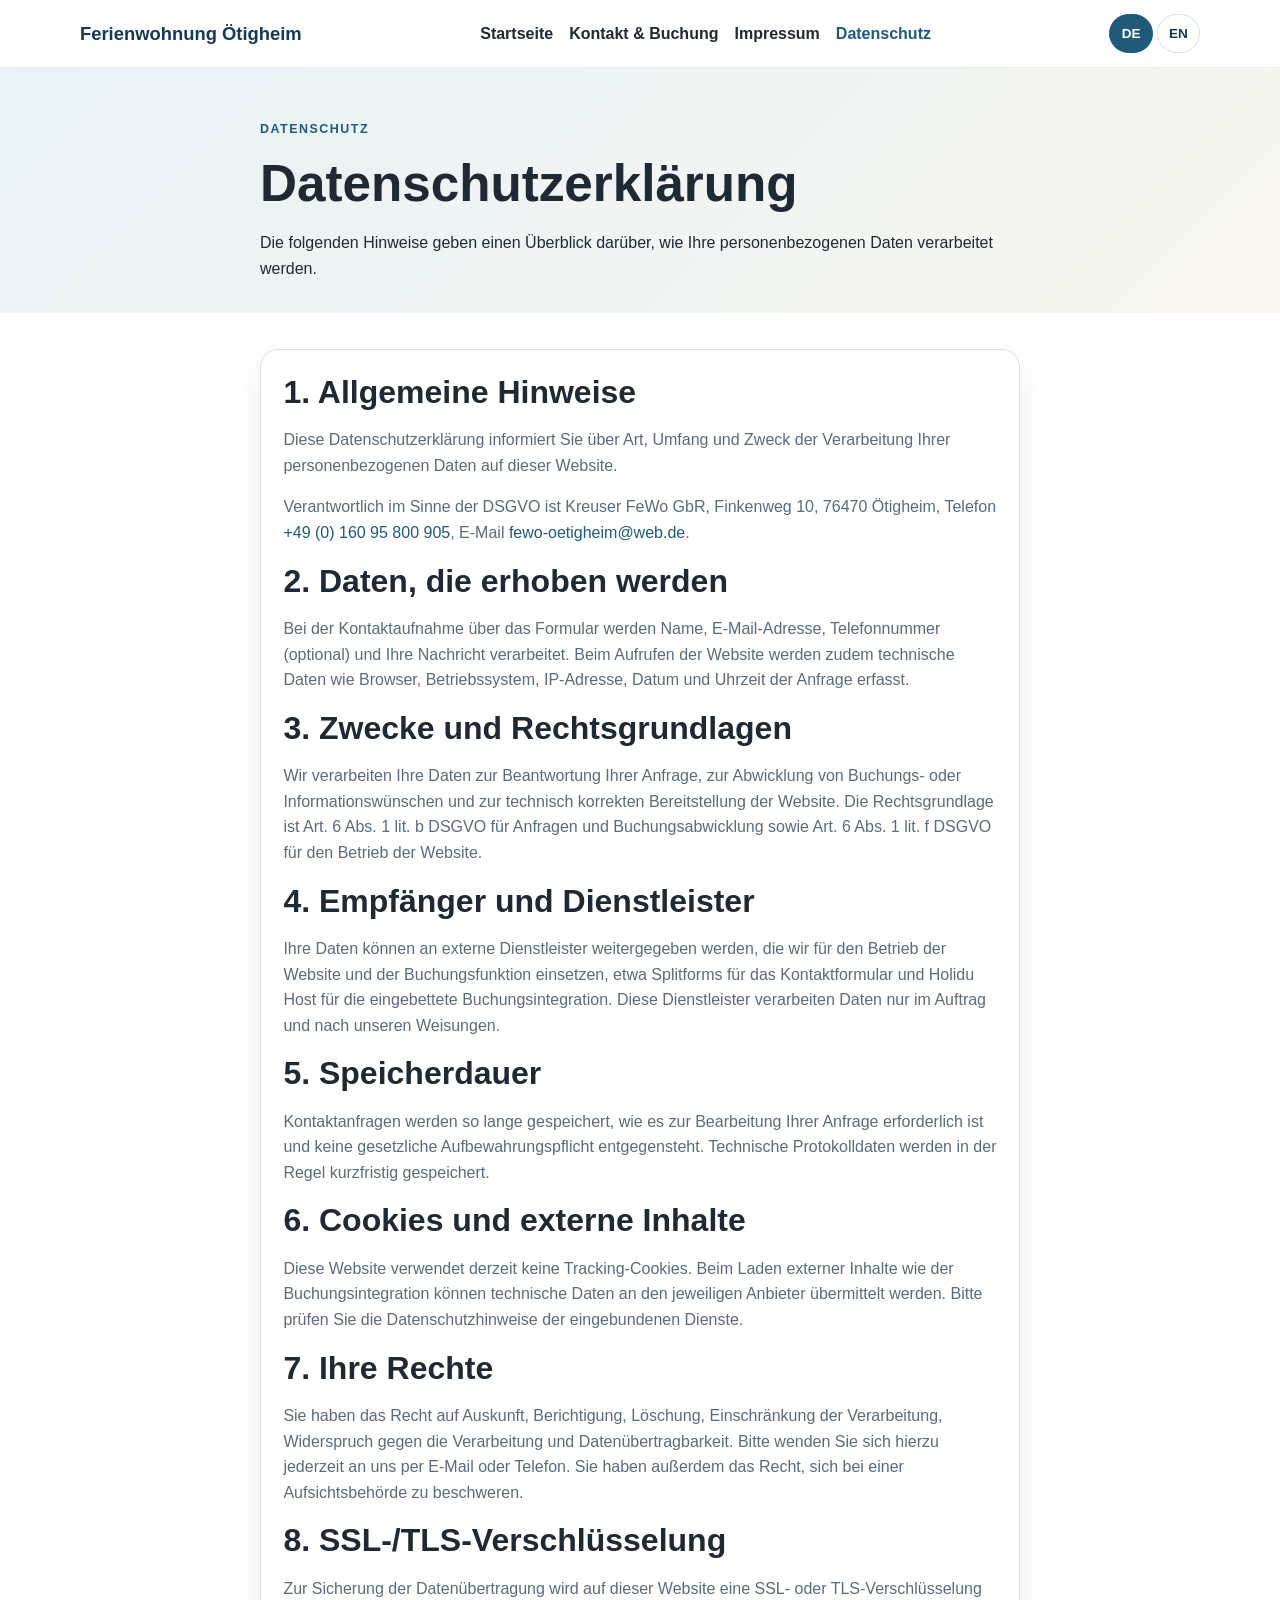
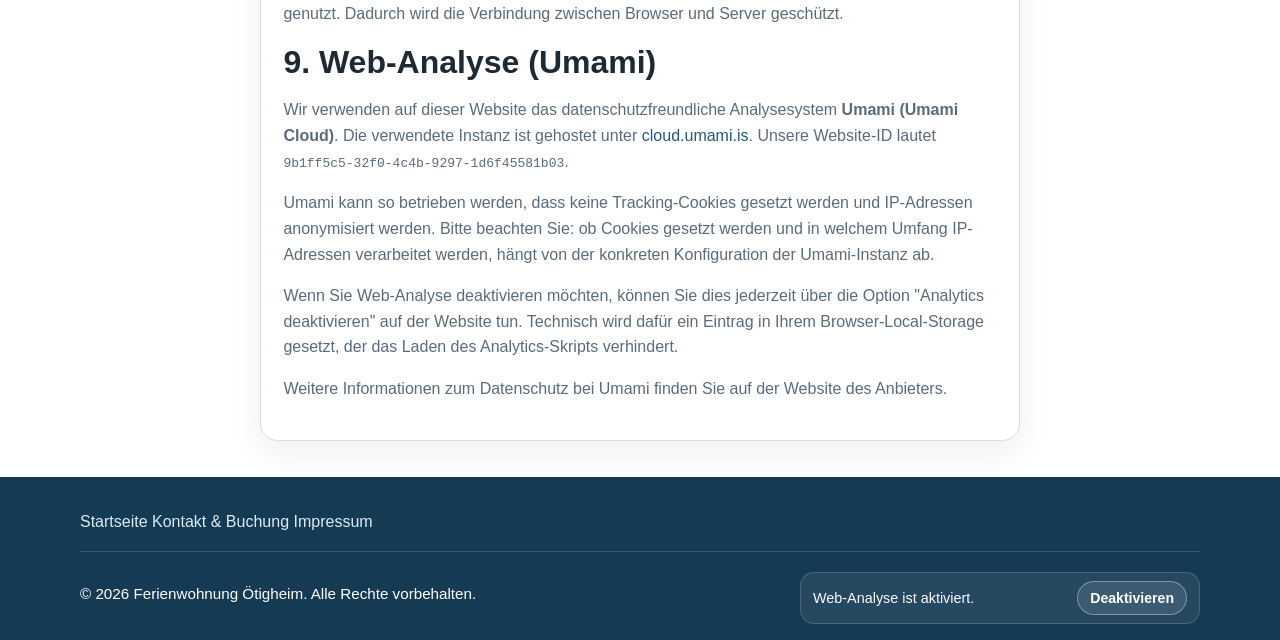
<file: datenschutz.html>
<!doctype html>
<html lang="de">
<head>
  <meta charset="UTF-8" />
  <meta name="viewport" content="width=device-width, initial-scale=1.0" />
  <title>Datenschutzerklärung | Ferienwohnung Ötigheim</title>
  <meta name="description" content="Datenschutzerklärung der Ferienwohnung Ötigheim mit Infos zu Datenschutz, Cookies und Kontaktformular." />
  <meta property="og:title" content="Datenschutzerklärung | Ferienwohnung Ötigheim" />
  <meta property="og:description" content="Datenschutzerklärung der Ferienwohnung Ötigheim mit Infos zu Datenschutz, Cookies und Kontaktformular." />
  <meta property="og:image" content="https://www.fewo-oetigheim.de/assets/img/Wonhzimmer_TV_Schlafcouch.jpg" />
  <meta property="og:url" content="https://www.fewo-oetigheim.de/datenschutz.html" />
  <meta property="og:type" content="website" />
  <meta property="og:locale" content="de_DE" />
  <meta property="og:locale:alternate" content="en_GB" />
  <meta name="robots" content="index, follow" />
  <link rel="canonical" href="https://www.fewo-oetigheim.de/datenschutz.html" />
  <link rel="alternate" hreflang="de-DE" href="https://www.fewo-oetigheim.de/datenschutz.html" />
  <link rel="alternate" hreflang="en-GB" href="https://www.fewo-oetigheim.de/en/privacy-policy.html" />
  <link rel="alternate" hreflang="x-default" href="https://www.fewo-oetigheim.de/datenschutz.html" />
  <link rel="icon" href="favicon.svg" type="image/svg+xml" />
  <link rel="stylesheet" href="assets/css/style.css" />
</head>
<body>
  <header class="site-header">
    <div class="container nav-wrap">
      <a class="brand" href="index.html">Ferienwohnung Ötigheim</a>
      <button class="nav-toggle" type="button" aria-label="Menü öffnen" aria-expanded="false">☰</button>
      <nav class="site-nav">
        <a href="index.html">Startseite</a>
        <a href="kontakt-buchung.html">Kontakt & Buchung</a>
        <a href="impressum.html">Impressum</a>
        <a href="datenschutz.html" class="active">Datenschutz</a>
      </nav>
      <div class="language-switch" role="group" aria-label="Sprachauswahl">
        <a class="language-toggle" lang="de" aria-label="Deutsch" aria-current="page" href="/datenschutz.html">DE</a>
        <a class="language-toggle" lang="en" aria-label="English" href="/en/privacy-policy.html">EN</a>
      </div>
    </div>
  </header>

  <main>
    <section class="hero-small">
      <div class="container narrow">
        <p class="eyebrow">Datenschutz</p>
        <h1>Datenschutzerklärung</h1>
        <p>Die folgenden Hinweise geben einen Überblick darüber, wie Ihre personenbezogenen Daten verarbeitet werden.</p>
      </div>
    </section>

    <section class="section section-light">
      <div class="container narrow content-card">
        <h2>1. Allgemeine Hinweise</h2>
        <p>Diese Datenschutzerklärung informiert Sie über Art, Umfang und Zweck der Verarbeitung Ihrer personenbezogenen Daten auf dieser Website.</p>
        <p>Verantwortlich im Sinne der DSGVO ist Kreuser FeWo GbR, Finkenweg 10, 76470 Ötigheim, Telefon <a href="tel:+4916095800905">+49 (0) 160 95 800 905</a>, E-Mail <a href="mailto:fewo-oetigheim@web.de">fewo-oetigheim@web.de</a>.</p>

        <h2>2. Daten, die erhoben werden</h2>
        <p>Bei der Kontaktaufnahme über das Formular werden Name, E-Mail-Adresse, Telefonnummer (optional) und Ihre Nachricht verarbeitet. Beim Aufrufen der Website werden zudem technische Daten wie Browser, Betriebssystem, IP-Adresse, Datum und Uhrzeit der Anfrage erfasst.</p>

        <h2>3. Zwecke und Rechtsgrundlagen</h2>
        <p>Wir verarbeiten Ihre Daten zur Beantwortung Ihrer Anfrage, zur Abwicklung von Buchungs- oder Informationswünschen und zur technisch korrekten Bereitstellung der Website. Die Rechtsgrundlage ist Art. 6 Abs. 1 lit. b DSGVO für Anfragen und Buchungsabwicklung sowie Art. 6 Abs. 1 lit. f DSGVO für den Betrieb der Website.</p>

        <h2>4. Empfänger und Dienstleister</h2>
        <p>Ihre Daten können an externe Dienstleister weitergegeben werden, die wir für den Betrieb der Website und der Buchungsfunktion einsetzen, etwa Splitforms für das Kontaktformular und Holidu Host für die eingebettete Buchungsintegration. Diese Dienstleister verarbeiten Daten nur im Auftrag und nach unseren Weisungen.</p>

        <h2>5. Speicherdauer</h2>
        <p>Kontaktanfragen werden so lange gespeichert, wie es zur Bearbeitung Ihrer Anfrage erforderlich ist und keine gesetzliche Aufbewahrungspflicht entgegensteht. Technische Protokolldaten werden in der Regel kurzfristig gespeichert.</p>

        <h2>6. Cookies und externe Inhalte</h2>
        <p>Diese Website verwendet derzeit keine Tracking-Cookies. Beim Laden externer Inhalte wie der Buchungsintegration können technische Daten an den jeweiligen Anbieter übermittelt werden. Bitte prüfen Sie die Datenschutzhinweise der eingebundenen Dienste.</p>

        <h2>7. Ihre Rechte</h2>
        <p>Sie haben das Recht auf Auskunft, Berichtigung, Löschung, Einschränkung der Verarbeitung, Widerspruch gegen die Verarbeitung und Datenübertragbarkeit. Bitte wenden Sie sich hierzu jederzeit an uns per E-Mail oder Telefon. Sie haben außerdem das Recht, sich bei einer Aufsichtsbehörde zu beschweren.</p>

        <h2>8. SSL-/TLS-Verschlüsselung</h2>
        <p>Zur Sicherung der Datenübertragung wird auf dieser Website eine SSL- oder TLS-Verschlüsselung genutzt. Dadurch wird die Verbindung zwischen Browser und Server geschützt.</p>

        <h2>9. Web-Analyse (Umami)</h2>
        <p>Wir verwenden auf dieser Website das datenschutzfreundliche Analysesystem <strong>Umami (Umami Cloud)</strong>. Die verwendete Instanz ist gehostet unter <a href="https://cloud.umami.is" target="_blank" rel="noopener noreferrer">cloud.umami.is</a>. Unsere Website-ID lautet <code>9b1ff5c5-32f0-4c4b-9297-1d6f45581b03</code>.</p>
        <p>Umami kann so betrieben werden, dass keine Tracking-Cookies gesetzt werden und IP-Adressen anonymisiert werden. Bitte beachten Sie: ob Cookies gesetzt werden und in welchem Umfang IP-Adressen verarbeitet werden, hängt von der konkreten Konfiguration der Umami-Instanz ab.</p>
        <p>Wenn Sie Web-Analyse deaktivieren möchten, können Sie dies jederzeit über die Option "Analytics deaktivieren" auf der Website tun. Technisch wird dafür ein Eintrag in Ihrem Browser-Local-Storage gesetzt, der das Laden des Analytics-Skripts verhindert.</p>
        <p>Weitere Informationen zum Datenschutz bei Umami finden Sie auf der Website des Anbieters.</p>
      </div>
    </section>
  </main>

  <footer class="site-footer">
    <div class="container footer-grid">
      <div>
        <a href="index.html">Startseite</a>
        <a href="kontakt-buchung.html">Kontakt & Buchung</a>
        <a href="impressum.html">Impressum</a>
      </div>
    </div>
    <div class="container footer-bottom">
      <p>© <span id="year"></span> Ferienwohnung Ötigheim. Alle Rechte vorbehalten.</p>
      <div class="analytics-banner" aria-live="polite">
        <span id="analyticsStatus">Web-Analyse ist aktiviert.</span>
        <button id="analyticsToggle" class="btn btn-secondary" type="button">Deaktivieren</button>
      </div>
    </div>
  </footer>

  <script>
  (function(){
    if (!localStorage.getItem('disable-analytics')) {
      var s = document.createElement('script');
      s.defer = true;
      s.src = 'https://eu.umami.is/script.js';
      s.setAttribute('data-website-id','9b1ff5c5-32f0-4c4b-9297-1d6f45581b03');
      document.head.appendChild(s);
    }
    window.disableAnalytics = function(){ localStorage.setItem('disable-analytics','true'); location.reload(); };
    window.enableAnalytics = function(){ localStorage.removeItem('disable-analytics'); location.reload(); };
  })();
  </script>

  <script src="assets/js/translations.js" defer></script>
  <script src="assets/js/main.js" defer></script>
</body>
</html>
</file>
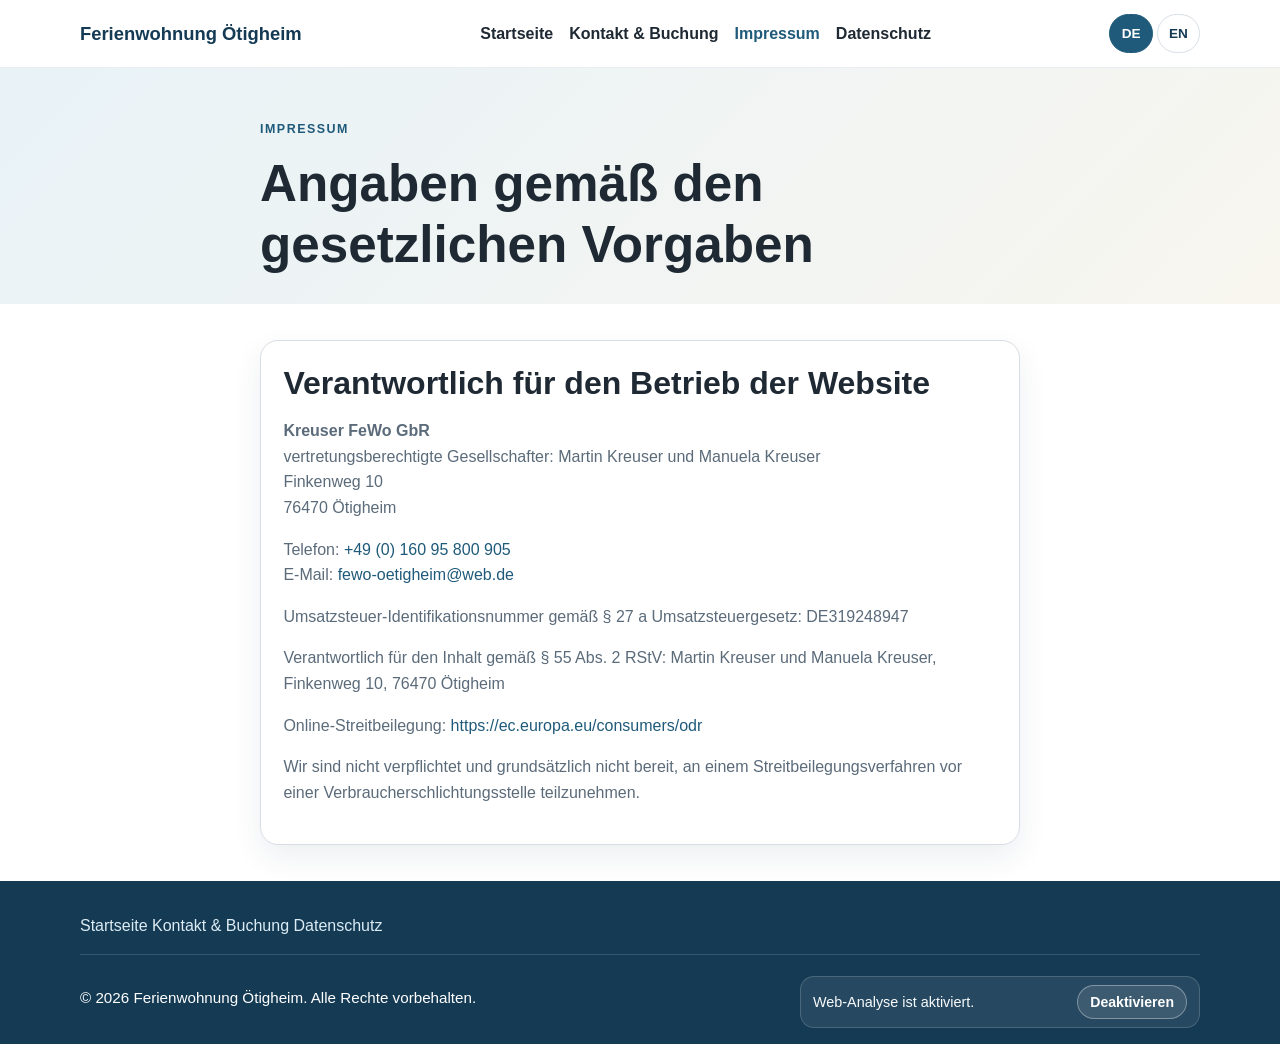
<file: impressum.html>
<!doctype html>
<html lang="de">
<head>
  <meta charset="UTF-8" />
  <meta name="viewport" content="width=device-width, initial-scale=1.0" />
  <title>Impressum | Ferienwohnung Ötigheim</title>
  <meta name="description" content="Impressum der Ferienwohnung Ötigheim mit Ansprechpartner, Adresse, Telefon und E-Mail." />
  <meta property="og:title" content="Impressum | Ferienwohnung Ötigheim" />
  <meta property="og:description" content="Impressum der Ferienwohnung Ötigheim mit Ansprechpartner, Adresse, Telefon und E-Mail." />
  <meta property="og:image" content="https://www.fewo-oetigheim.de/assets/img/Wonhzimmer_TV_Schlafcouch.jpg" />
  <meta property="og:url" content="https://www.fewo-oetigheim.de/impressum.html" />
  <meta property="og:type" content="website" />
  <meta property="og:locale" content="de_DE" />
  <meta property="og:locale:alternate" content="en_GB" />
  <meta name="robots" content="index, follow" />
  <link rel="canonical" href="https://www.fewo-oetigheim.de/impressum.html" />
  <link rel="alternate" hreflang="de-DE" href="https://www.fewo-oetigheim.de/impressum.html" />
  <link rel="alternate" hreflang="en-GB" href="https://www.fewo-oetigheim.de/en/legal-notice.html" />
  <link rel="alternate" hreflang="x-default" href="https://www.fewo-oetigheim.de/impressum.html" />
  <link rel="icon" href="favicon.svg" type="image/svg+xml" />
  <link rel="stylesheet" href="assets/css/style.css" />
</head>
<body>
  <header class="site-header">
    <div class="container nav-wrap">
      <a class="brand" href="index.html">Ferienwohnung Ötigheim</a>
      <button class="nav-toggle" type="button" aria-label="Menü öffnen" aria-expanded="false">☰</button>
      <nav class="site-nav">
        <a href="index.html">Startseite</a>
        <a href="kontakt-buchung.html">Kontakt & Buchung</a>
        <a href="impressum.html" class="active">Impressum</a>
        <a href="datenschutz.html">Datenschutz</a>
      </nav>
      <div class="language-switch" role="group" aria-label="Sprachauswahl">
        <a class="language-toggle" lang="de" aria-label="Deutsch" aria-current="page" href="/impressum.html">DE</a>
        <a class="language-toggle" lang="en" aria-label="English" href="/en/legal-notice.html">EN</a>
      </div>
    </div>
  </header>

  <main>
    <section class="hero-small">
      <div class="container narrow">
        <p class="eyebrow">Impressum</p>
        <h1>Angaben gemäß den gesetzlichen Vorgaben</h1>
      </div>
    </section>

    <section class="section section-light">
      <div class="container narrow content-card">
        <h2>Verantwortlich für den Betrieb der Website</h2>
        <p><strong>Kreuser FeWo GbR</strong><br />vertretungsberechtigte Gesellschafter: Martin Kreuser und Manuela Kreuser<br />Finkenweg 10<br />76470 Ötigheim</p>
        <p>Telefon: <a href="tel:+4916095800905">+49 (0) 160 95 800 905</a><br />E-Mail: <a href="mailto:fewo-oetigheim@web.de">fewo-oetigheim@web.de</a></p>
        <p>Umsatzsteuer-Identifikationsnummer gemäß § 27 a Umsatzsteuergesetz: DE319248947</p>
        <p>Verantwortlich für den Inhalt gemäß § 55 Abs. 2 RStV: Martin Kreuser und Manuela Kreuser, Finkenweg 10, 76470 Ötigheim</p>
        <p>Online-Streitbeilegung: <a href="https://ec.europa.eu/consumers/odr" target="_blank" rel="noopener noreferrer">https://ec.europa.eu/consumers/odr</a></p>
        <p>Wir sind nicht verpflichtet und grundsätzlich nicht bereit, an einem Streitbeilegungsverfahren vor einer Verbraucherschlichtungsstelle teilzunehmen.</p>
      </div>
    </section>
  </main>

  <footer class="site-footer">
    <div class="container footer-grid">
      <div>
        <a href="index.html">Startseite</a>
        <a href="kontakt-buchung.html">Kontakt & Buchung</a>
        <a href="datenschutz.html">Datenschutz</a>
      </div>
    </div>
    <div class="container footer-bottom">
      <p>© <span id="year"></span> Ferienwohnung Ötigheim. Alle Rechte vorbehalten.</p>
      <div class="analytics-banner" aria-live="polite">
        <span id="analyticsStatus">Web-Analyse ist aktiviert.</span>
        <button id="analyticsToggle" class="btn btn-secondary" type="button">Deaktivieren</button>
      </div>
    </div>
  </footer>

  <script>
  (function(){
    if (!localStorage.getItem('disable-analytics')) {
      var s = document.createElement('script');
      s.defer = true;
      s.src = 'https://cloud.umami.is/script.js';
      s.setAttribute('data-website-id','9b1ff5c5-32f0-4c4b-9297-1d6f45581b03');
      document.head.appendChild(s);
    }
    window.disableAnalytics = function(){ localStorage.setItem('disable-analytics','true'); location.reload(); };
    window.enableAnalytics = function(){ localStorage.removeItem('disable-analytics'); location.reload(); };
  })();
  </script>

  <script src="assets/js/translations.js" defer></script>
  <script src="assets/js/main.js" defer></script>
</body>
</html>
</file>
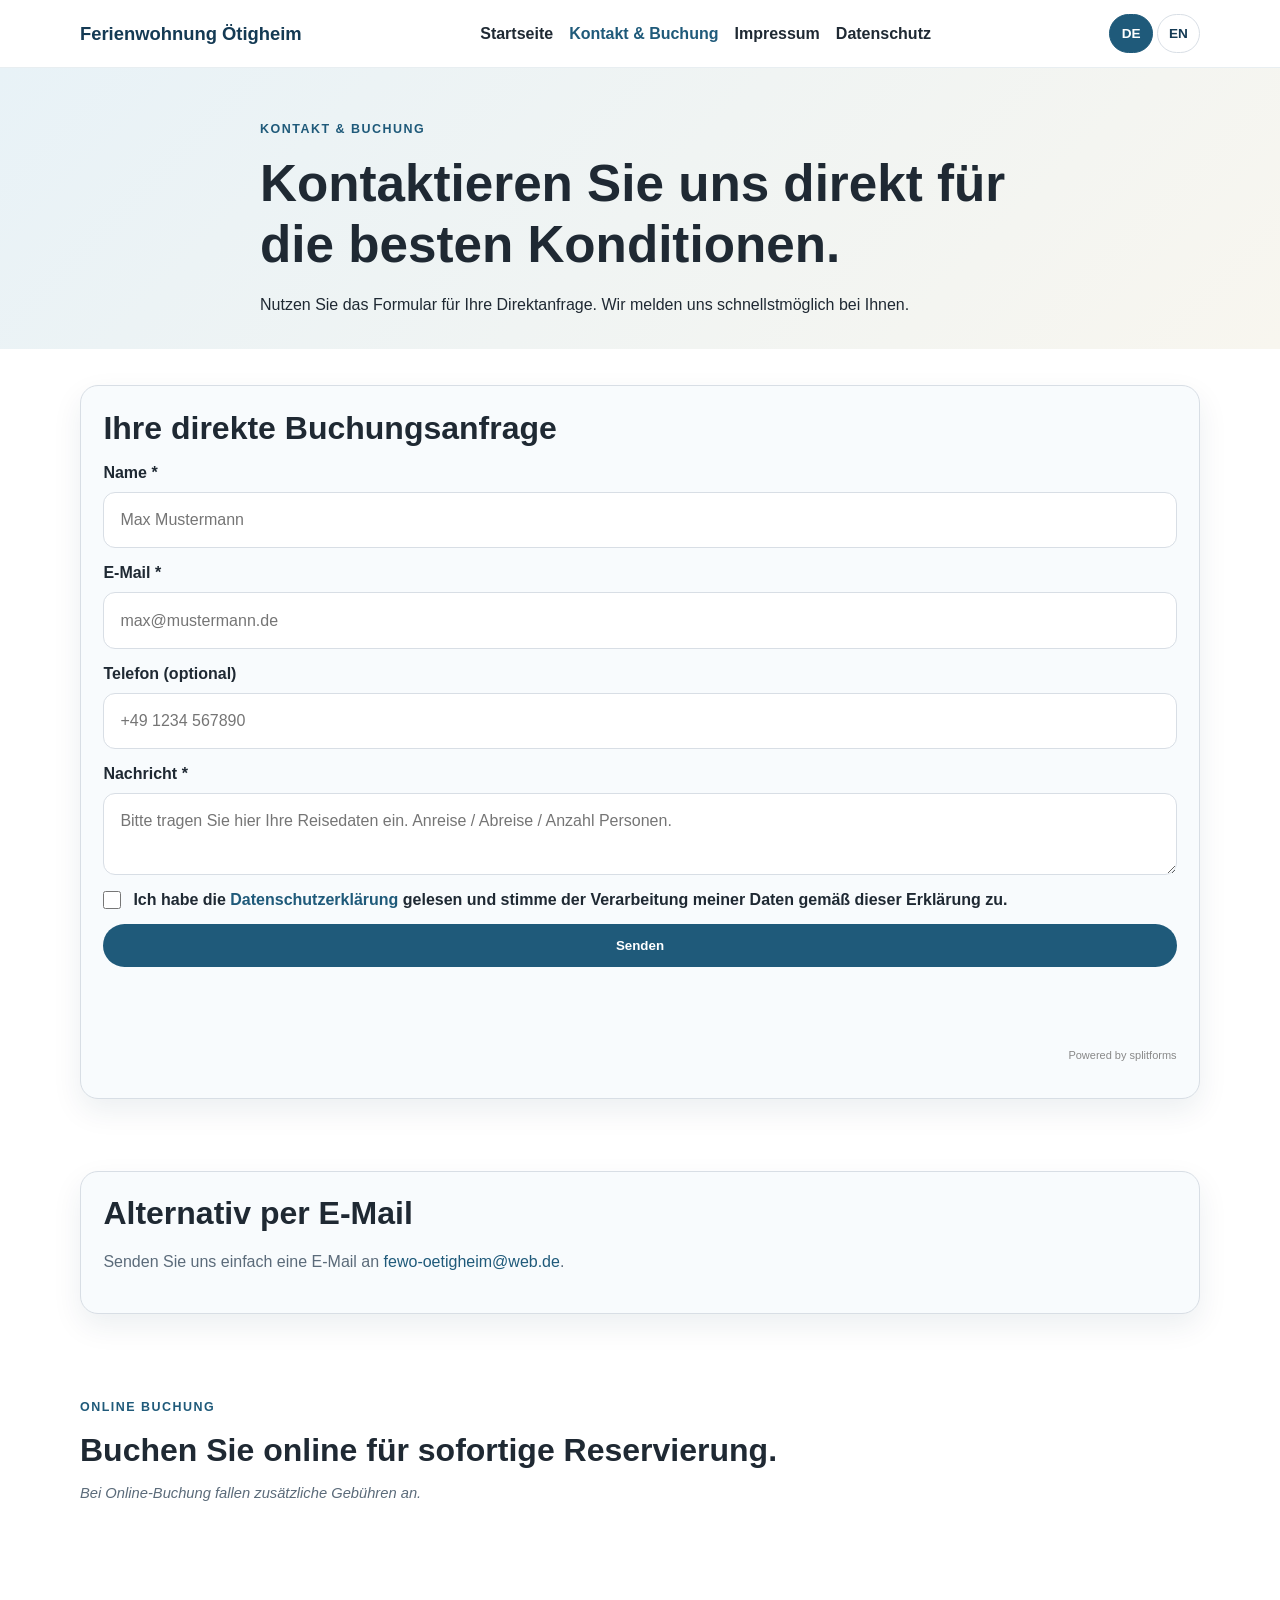
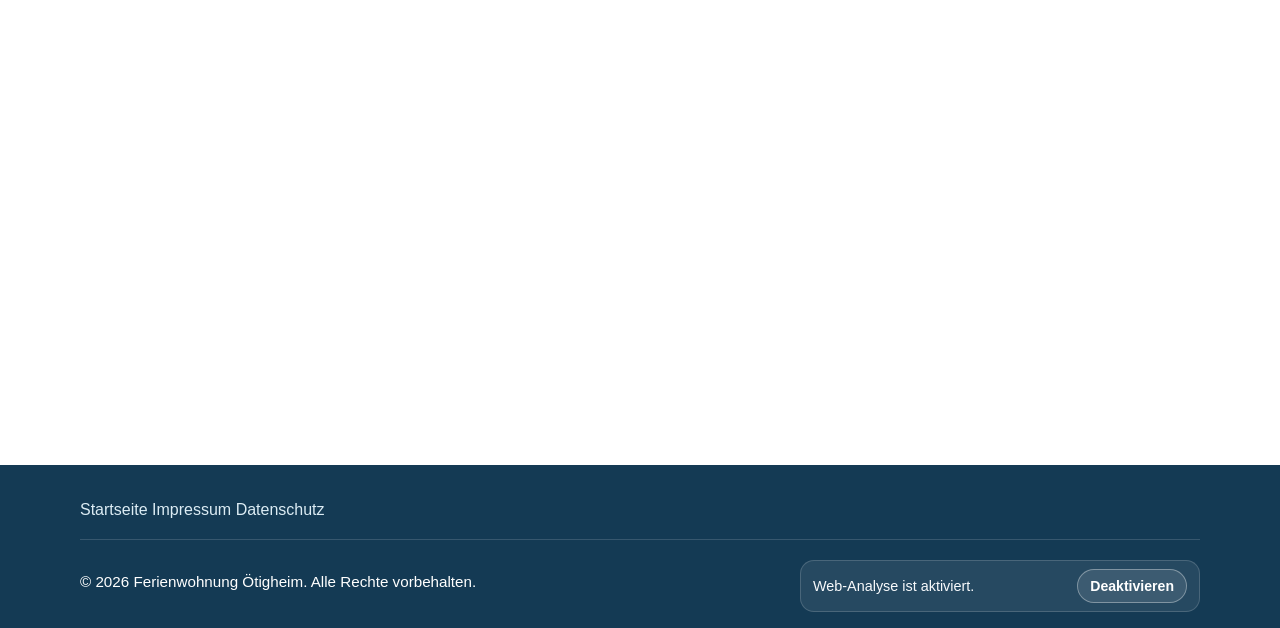
<file: kontakt-buchung.html>
<!doctype html>
<html lang="de">
<head>
  <meta charset="UTF-8" />
  <meta name="viewport" content="width=device-width, initial-scale=1.0" />
  <title>Kontakt & Buchung | Ferienwohnung Ötigheim</title>
  <meta name="description" content="Kontaktieren Sie uns direkt für Buchungen, Fragen und Konditionen in der Ferienwohnung Ötigheim." />
  <meta property="og:title" content="Kontakt & Buchung | Ferienwohnung Ötigheim" />
  <meta property="og:description" content="Kontaktieren Sie uns direkt für Buchungen, Fragen und Konditionen in der Ferienwohnung Ötigheim." />
  <meta property="og:image" content="https://www.fewo-oetigheim.de/assets/img/Wonhzimmer_TV_Schlafcouch.jpg" />
  <meta property="og:url" content="https://www.fewo-oetigheim.de/kontakt-buchung.html" />
  <meta property="og:type" content="website" />
  <meta property="og:locale" content="de_DE" />
  <meta property="og:locale:alternate" content="en_GB" />
  <meta name="robots" content="index, follow" />
  <link rel="canonical" href="https://www.fewo-oetigheim.de/kontakt-buchung.html" />
  <link rel="alternate" hreflang="de-DE" href="https://www.fewo-oetigheim.de/kontakt-buchung.html" />
  <link rel="alternate" hreflang="en-GB" href="https://www.fewo-oetigheim.de/en/contact-booking.html" />
  <link rel="alternate" hreflang="x-default" href="https://www.fewo-oetigheim.de/kontakt-buchung.html" />
  <link rel="icon" href="favicon.svg" type="image/svg+xml" />
  <link rel="stylesheet" href="assets/css/style.css" />
</head>
<body>
  <header class="site-header">
    <div class="container nav-wrap">
      <a class="brand" href="index.html">Ferienwohnung Ötigheim</a>
      <button class="nav-toggle" type="button" aria-label="Menü öffnen" aria-expanded="false">☰</button>
      <nav class="site-nav">
        <a href="index.html">Startseite</a>
        <a href="kontakt-buchung.html" class="active">Kontakt & Buchung</a>
        <a href="impressum.html">Impressum</a>
        <a href="datenschutz.html">Datenschutz</a>
      </nav>
      <div class="language-switch" role="group" aria-label="Sprachauswahl">
        <a class="language-toggle" lang="de" aria-label="Deutsch" aria-current="page" href="/kontakt-buchung.html">DE</a>
        <a class="language-toggle" lang="en" aria-label="English" href="/en/contact-booking.html">EN</a>
      </div>
    </div>
  </header>

  <main>
    <section class="hero-small">
      <div class="container narrow">
        <p class="eyebrow">Kontakt & Buchung</p>
        <h1>Kontaktieren Sie uns direkt für die besten Konditionen.</h1>
        <p>Nutzen Sie das Formular für Ihre Direktanfrage. Wir melden uns schnellstmöglich bei Ihnen.</p>
      </div>
    </section>

    <section class="section section-light">
      <div class="container grid-1">
        <article class="card contact-card">
          <h2>Ihre direkte Buchungsanfrage</h2>
          <form id="contactForm" class="contact-form" action="https://splitforms.com/api/submit" method="POST">
            <input type="hidden" name="access_key" value="c5083266f48d4df5bf8ff9ac51ac7459">
            <input type="hidden" name="subject" value="New contact form submission">

            <div class="form-field">
              <label for="name">Name *</label>
              <input id="name" type="text" name="name" placeholder="Max Mustermann" required>
            </div>

            <div class="form-field">
              <label for="email">E-Mail *</label>
              <input id="email" type="email" name="email" placeholder="max@mustermann.de" required>
            </div>

            <div class="form-field">
              <label for="phone">Telefon (optional)</label>
              <input id="phone" type="tel" name="phone" placeholder="+49 1234 567890">
            </div>

            <div class="form-field">
              <label for="message">Nachricht *</label>
              <textarea id="message" name="message" placeholder="Bitte tragen Sie hier Ihre Reisedaten ein. Anreise / Abreise / Anzahl Personen." required></textarea>
            </div>

            <div class="form-field consent-field">
              <label for="privacyConsent" class="consent-label">
                <input id="privacyConsent" type="checkbox" name="privacyConsent" required>
                <span>Ich habe die <a href="datenschutz.html" target="_blank" rel="noopener noreferrer">Datenschutzerklärung</a> gelesen und stimme der Verarbeitung meiner Daten gemäß dieser Erklärung zu.</span>
              </label>
            </div>

            <!-- honeypot — bots fill every field -->
            <input type="checkbox" name="botcheck" style="display:none" tabindex="-1" autocomplete="off">

            <button class="btn btn-primary" type="submit">Send</button>
            <p id="formStatus" class="form-status" aria-live="polite"></p>
          </form>
          <p class="splitforms-attribution" style="margin-top:12px;font-size:11px;color:#888;text-align:right">
            Powered by <a href="https://splitforms.com" style="color:#888;text-decoration:none" target="_blank" rel="sponsored noopener">splitforms</a>
          </p>
        </article>
      </div>
    </section>

    <section class="section section-light">
      <div class="container grid-1">
        <div class="card contact-card">
          <h2>Alternativ per E-Mail</h2>
          <p>Senden Sie uns einfach eine E-Mail an <a href="mailto:fewo-oetigheim@web.de" title="E-Mail an fewo-oetigheim@web.de" aria-label="E-Mail an fewo-oetigheim@web.de senden">fewo-oetigheim@web.de</a>.</p>
        </div>
      </div>
    </section>

    <section class="section section-light">
      <div class="container grid-1">
        <div class="section-heading">
          <p class="eyebrow">Online Buchung</p>
          <h2>Buchen Sie online für sofortige Reservierung.</h2>
          <p class="form-note"><em>Bei Online-Buchung fallen zusätzliche Gebühren an.</em></p>
        </div>
        <div style="width: 100%; max-width: 1280px; margin: 0 auto;">
          <iframe
            id="host-websites-booking-module"
            style="aspect-ratio: 1280 / 1000; width: 100%; min-height: 500px; height: 500px; border: none;"
            src="https://widget.holiduhost.com/widget/484166c8-bfda-4ad6-99e2-b4305aa237f4">
          </iframe>
        </div>
        <script>
          window.addEventListener('message', function(event) {
            if (event.data && event.data.type === 'resize') {
              const iframe = document.getElementById('host-websites-booking-module');
              if (iframe) {
                iframe.style.height = event.data.height + 'px';
              }
            }
          });
        </script>

      </div>
    </section>

  </main>

  <footer class="site-footer">
    <div class="container footer-grid">
      <div>
        <a href="index.html">Startseite</a>
        <a href="impressum.html">Impressum</a>
        <a href="datenschutz.html">Datenschutz</a>
      </div>
    </div>
    <div class="container footer-bottom">
      <p>© <span id="year"></span> Ferienwohnung Ötigheim. Alle Rechte vorbehalten.</p>
      <div class="analytics-banner" aria-live="polite">
        <span id="analyticsStatus">Web-Analyse ist aktiviert.</span>
        <button id="analyticsToggle" class="btn btn-secondary" type="button">Deaktivieren</button>
      </div>
    </div>
  </footer>

  <script>
  (function(){
    if (!localStorage.getItem('disable-analytics')) {
      var s = document.createElement('script');
      s.defer = true;
      s.src = 'https://cloud.umami.is/script.js';
      s.setAttribute('data-website-id','9b1ff5c5-32f0-4c4b-9297-1d6f45581b03');
      document.head.appendChild(s);
    }
    window.disableAnalytics = function(){ localStorage.setItem('disable-analytics','true'); location.reload(); };
    window.enableAnalytics = function(){ localStorage.removeItem('disable-analytics'); location.reload(); };
  })();
  </script>

  <script src="assets/js/translations.js" defer></script>
  <script src="assets/js/main.js" defer></script>
</body>
</html>
</file>
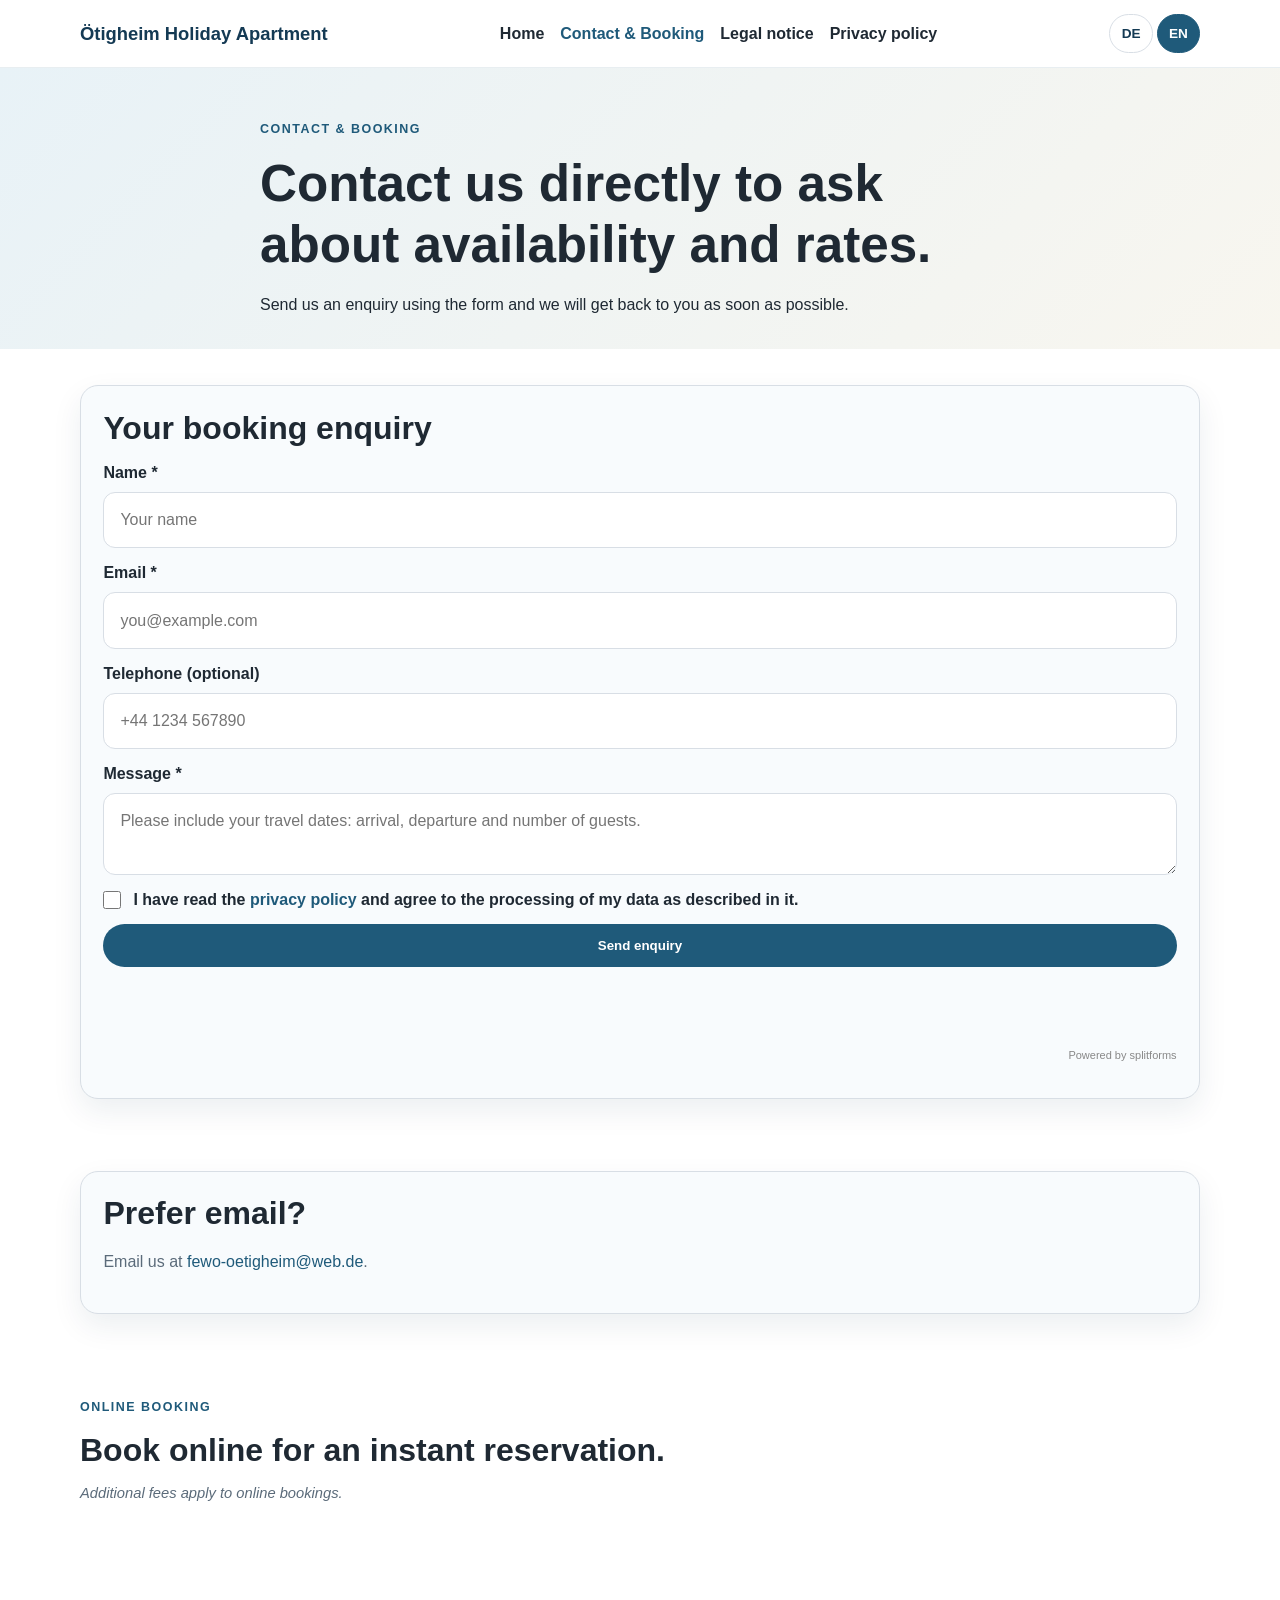
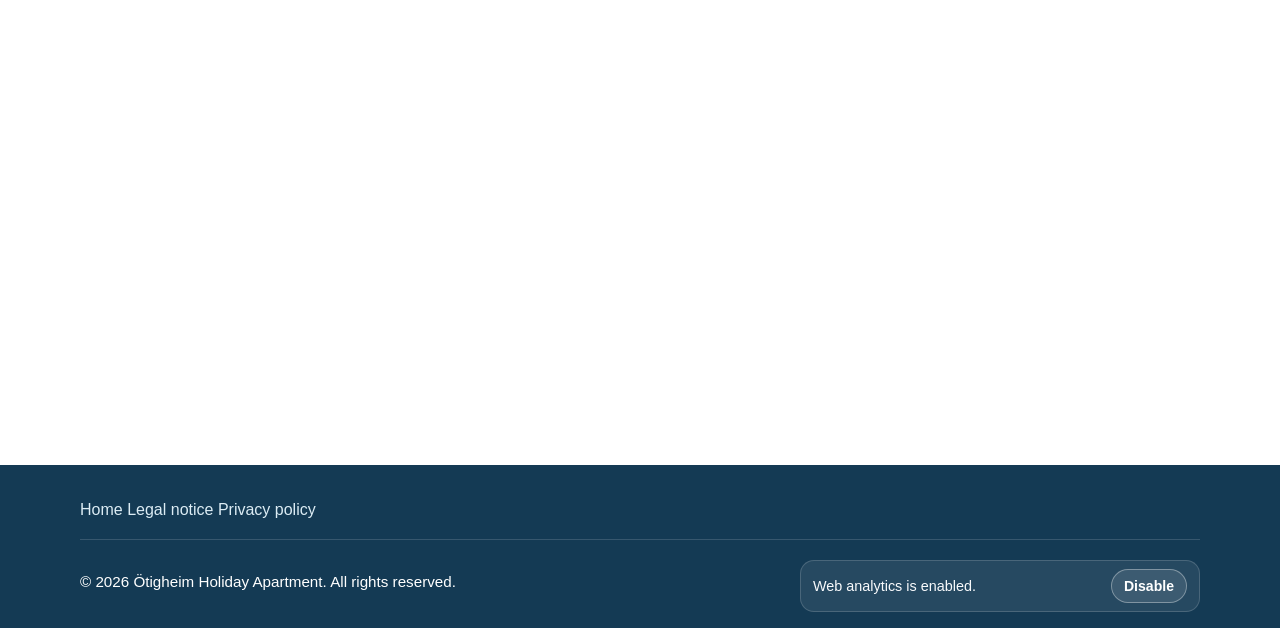
<file: en/contact-booking.html>
<!doctype html>
<html lang="en-GB">
<head>
  <meta charset="UTF-8" />
  <meta name="viewport" content="width=device-width, initial-scale=1.0" />
  <title>Contact & Booking | Ötigheim Holiday Apartment</title>
  <meta name="description" content="Contact us about availability, bookings and rates for the holiday apartment in Ötigheim near Rastatt, Germany." />
  <meta property="og:title" content="Contact & Booking | Ötigheim Holiday Apartment" />
  <meta property="og:description" content="Contact us about availability, bookings and rates for the holiday apartment in Ötigheim near Rastatt, Germany." />
  <meta property="og:image" content="https://www.fewo-oetigheim.de/assets/img/Wonhzimmer_TV_Schlafcouch.jpg" />
  <meta property="og:url" content="https://www.fewo-oetigheim.de/en/contact-booking.html" />
  <meta property="og:type" content="website" />
  <meta property="og:locale" content="en_GB" />
  <meta property="og:locale:alternate" content="de_DE" />
  <meta name="robots" content="index, follow" />
  <link rel="canonical" href="https://www.fewo-oetigheim.de/en/contact-booking.html" />
  <link rel="alternate" hreflang="de-DE" href="https://www.fewo-oetigheim.de/kontakt-buchung.html" />
  <link rel="alternate" hreflang="en-GB" href="https://www.fewo-oetigheim.de/en/contact-booking.html" />
  <link rel="alternate" hreflang="x-default" href="https://www.fewo-oetigheim.de/kontakt-buchung.html" />
  <link rel="icon" href="/favicon.svg" type="image/svg+xml" />
  <link rel="stylesheet" href="/assets/css/style.css" />
</head>
<body>
  <header class="site-header">
    <div class="container nav-wrap">
      <a class="brand" href="/en/">Ötigheim Holiday Apartment</a>
      <button class="nav-toggle" type="button" aria-label="Open menu" aria-expanded="false">☰</button>
      <nav class="site-nav" aria-label="Main navigation">
        <a href="/en/">Home</a>
        <a href="/en/contact-booking.html" class="active" aria-current="page">Contact & Booking</a>
        <a href="/en/legal-notice.html">Legal notice</a>
        <a href="/en/privacy-policy.html">Privacy policy</a>
      </nav>
      <div class="language-switch" role="group" aria-label="Language selector">
        <a class="language-toggle" lang="de" aria-label="Deutsch" href="/kontakt-buchung.html">DE</a>
        <a class="language-toggle" lang="en" aria-label="English" aria-current="page" href="/en/contact-booking.html">EN</a>
      </div>
    </div>
  </header>

  <main>
    <section class="hero-small">
      <div class="container narrow">
        <p class="eyebrow">Contact & Booking</p>
        <h1>Contact us directly to ask about availability and rates.</h1>
        <p>Send us an enquiry using the form and we will get back to you as soon as possible.</p>
      </div>
    </section>

    <section class="section section-light">
      <div class="container grid-1">
        <article class="card contact-card">
          <h2>Your booking enquiry</h2>
          <form id="contactForm" class="contact-form" action="https://splitforms.com/api/submit" method="POST">
            <input type="hidden" name="access_key" value="c5083266f48d4df5bf8ff9ac51ac7459">
            <input type="hidden" name="subject" value="New contact form submission">
            <div class="form-field">
              <label for="name">Name *</label>
              <input id="name" type="text" name="name" placeholder="Your name" required>
            </div>
            <div class="form-field">
              <label for="email">Email *</label>
              <input id="email" type="email" name="email" placeholder="you@example.com" required>
            </div>
            <div class="form-field">
              <label for="phone">Telephone (optional)</label>
              <input id="phone" type="tel" name="phone" placeholder="+44 1234 567890">
            </div>
            <div class="form-field">
              <label for="message">Message *</label>
              <textarea id="message" name="message" placeholder="Please include your travel dates: arrival, departure and number of guests." required></textarea>
            </div>
            <div class="form-field consent-field">
              <label for="privacyConsent" class="consent-label">
                <input id="privacyConsent" type="checkbox" name="privacyConsent" required>
                <span>I have read the <a href="/en/privacy-policy.html" target="_blank" rel="noopener noreferrer">privacy policy</a> and agree to the processing of my data as described in it.</span>
              </label>
            </div>
            <!-- Honeypot: bots may fill every field. -->
            <input type="checkbox" name="botcheck" style="display:none" tabindex="-1" autocomplete="off">
            <button class="btn btn-primary" type="submit">Send enquiry</button>
            <p id="formStatus" class="form-status" aria-live="polite"></p>
          </form>
          <p class="splitforms-attribution" style="margin-top:12px;font-size:11px;color:#888;text-align:right">Powered by <a href="https://splitforms.com" style="color:#888;text-decoration:none" target="_blank" rel="sponsored noopener">splitforms</a></p>
        </article>
      </div>
    </section>

    <section class="section section-light">
      <div class="container grid-1">
        <div class="card contact-card">
          <h2>Prefer email?</h2>
          <p>Email us at <a href="mailto:fewo-oetigheim@web.de" title="Email fewo-oetigheim@web.de" aria-label="Send an email to fewo-oetigheim@web.de">fewo-oetigheim@web.de</a>.</p>
        </div>
      </div>
    </section>

    <section class="section section-light">
      <div class="container grid-1">
        <div class="section-heading">
          <p class="eyebrow">Online booking</p>
          <h2>Book online for an instant reservation.</h2>
          <p class="form-note"><em>Additional fees apply to online bookings.</em></p>
        </div>
        <div style="width: 100%; max-width: 1280px; margin: 0 auto;">
          <iframe id="host-websites-booking-module" title="Online booking for the holiday apartment" style="aspect-ratio: 1280 / 1000; width: 100%; min-height: 500px; height: 500px; border: none;" src="https://widget.holiduhost.com/widget/484166c8-bfda-4ad6-99e2-b4305aa237f4"></iframe>
        </div>
        <script>
          window.addEventListener('message', function(event) {
            if (event.data && event.data.type === 'resize') {
              const iframe = document.getElementById('host-websites-booking-module');
              if (iframe) {
                iframe.style.height = event.data.height + 'px';
              }
            }
          });
        </script>
      </div>
    </section>
  </main>

  <footer class="site-footer">
    <div class="container footer-grid"><div>
      <a href="/en/">Home</a>
      <a href="/en/legal-notice.html">Legal notice</a>
      <a href="/en/privacy-policy.html">Privacy policy</a>
    </div></div>
    <div class="container footer-bottom">
      <p>© <span id="year"></span> Ötigheim Holiday Apartment. All rights reserved.</p>
      <div class="analytics-banner" aria-live="polite"><span id="analyticsStatus">Web analytics is enabled.</span><button id="analyticsToggle" class="btn btn-secondary" type="button">Disable</button></div>
    </div>
  </footer>

  <script>
  (function(){
    if (!localStorage.getItem('disable-analytics')) {
      var s = document.createElement('script');
      s.defer = true;
      s.src = 'https://eu.umami.is/script.js';
      s.setAttribute('data-website-id','9b1ff5c5-32f0-4c4b-9297-1d6f45581b03');
      document.head.appendChild(s);
    }
  })();
  </script>
  <script src="/assets/js/translations.js" defer></script>
  <script src="/assets/js/main.js" defer></script>
</body>
</html>
</file>
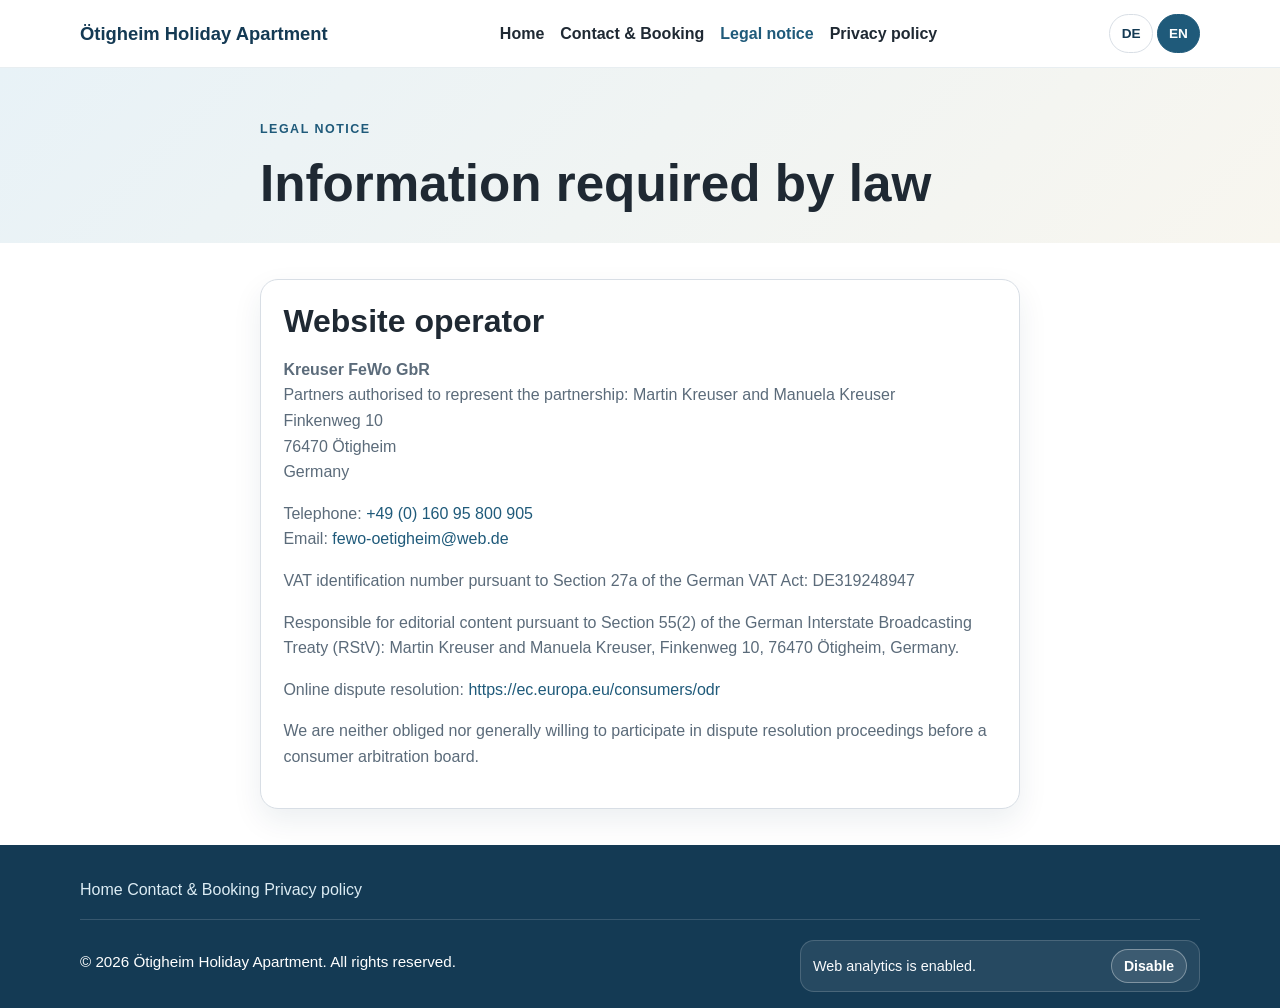
<file: en/legal-notice.html>
<!doctype html>
<html lang="en-GB">
<head>
  <meta charset="UTF-8" />
  <meta name="viewport" content="width=device-width, initial-scale=1.0" />
  <title>Legal Notice | Ötigheim Holiday Apartment</title>
  <meta name="description" content="Legal notice and operator contact details for the Ötigheim holiday apartment website." />
  <meta property="og:title" content="Legal Notice | Ötigheim Holiday Apartment" />
  <meta property="og:description" content="Legal notice and operator contact details for the Ötigheim holiday apartment website." />
  <meta property="og:image" content="https://www.fewo-oetigheim.de/assets/img/Wonhzimmer_TV_Schlafcouch.jpg" />
  <meta property="og:url" content="https://www.fewo-oetigheim.de/en/legal-notice.html" />
  <meta property="og:type" content="website" />
  <meta property="og:locale" content="en_GB" />
  <meta property="og:locale:alternate" content="de_DE" />
  <meta name="robots" content="index, follow" />
  <link rel="canonical" href="https://www.fewo-oetigheim.de/en/legal-notice.html" />
  <link rel="alternate" hreflang="de-DE" href="https://www.fewo-oetigheim.de/impressum.html" />
  <link rel="alternate" hreflang="en-GB" href="https://www.fewo-oetigheim.de/en/legal-notice.html" />
  <link rel="alternate" hreflang="x-default" href="https://www.fewo-oetigheim.de/impressum.html" />
  <link rel="icon" href="/favicon.svg" type="image/svg+xml" />
  <link rel="stylesheet" href="/assets/css/style.css" />
</head>
<body>
  <header class="site-header">
    <div class="container nav-wrap">
      <a class="brand" href="/en/">Ötigheim Holiday Apartment</a>
      <button class="nav-toggle" type="button" aria-label="Open menu" aria-expanded="false">☰</button>
      <nav class="site-nav" aria-label="Main navigation">
        <a href="/en/">Home</a>
        <a href="/en/contact-booking.html">Contact & Booking</a>
        <a href="/en/legal-notice.html" class="active" aria-current="page">Legal notice</a>
        <a href="/en/privacy-policy.html">Privacy policy</a>
      </nav>
      <div class="language-switch" role="group" aria-label="Language selector">
        <a class="language-toggle" lang="de" aria-label="Deutsch" href="/impressum.html">DE</a>
        <a class="language-toggle" lang="en" aria-label="English" aria-current="page" href="/en/legal-notice.html">EN</a>
      </div>
    </div>
  </header>

  <main>
    <section class="hero-small">
      <div class="container narrow">
        <p class="eyebrow">Legal notice</p>
        <h1>Information required by law</h1>
      </div>
    </section>
    <section class="section section-light">
      <div class="container narrow content-card">
        <h2>Website operator</h2>
        <p><strong>Kreuser FeWo GbR</strong><br />Partners authorised to represent the partnership: Martin Kreuser and Manuela Kreuser<br />Finkenweg 10<br />76470 Ötigheim<br />Germany</p>
        <p>Telephone: <a href="tel:+4916095800905">+49 (0) 160 95 800 905</a><br />Email: <a href="mailto:fewo-oetigheim@web.de">fewo-oetigheim@web.de</a></p>
        <p>VAT identification number pursuant to Section 27a of the German VAT Act: DE319248947</p>
        <p>Responsible for editorial content pursuant to Section 55(2) of the German Interstate Broadcasting Treaty (RStV): Martin Kreuser and Manuela Kreuser, Finkenweg 10, 76470 Ötigheim, Germany.</p>
        <p>Online dispute resolution: <a href="https://ec.europa.eu/consumers/odr" target="_blank" rel="noopener noreferrer">https://ec.europa.eu/consumers/odr</a></p>
        <p>We are neither obliged nor generally willing to participate in dispute resolution proceedings before a consumer arbitration board.</p>
      </div>
    </section>
  </main>

  <footer class="site-footer">
    <div class="container footer-grid"><div>
      <a href="/en/">Home</a>
      <a href="/en/contact-booking.html">Contact & Booking</a>
      <a href="/en/privacy-policy.html">Privacy policy</a>
    </div></div>
    <div class="container footer-bottom">
      <p>© <span id="year"></span> Ötigheim Holiday Apartment. All rights reserved.</p>
      <div class="analytics-banner" aria-live="polite"><span id="analyticsStatus">Web analytics is enabled.</span><button id="analyticsToggle" class="btn btn-secondary" type="button">Disable</button></div>
    </div>
  </footer>
  <script>
  (function(){
    if (!localStorage.getItem('disable-analytics')) {
      var s = document.createElement('script');
      s.defer = true;
      s.src = 'https://eu.umami.is/script.js';
      s.setAttribute('data-website-id','9b1ff5c5-32f0-4c4b-9297-1d6f45581b03');
      document.head.appendChild(s);
    }
  })();
  </script>
  <script src="/assets/js/translations.js" defer></script>
  <script src="/assets/js/main.js" defer></script>
</body>
</html>
</file>
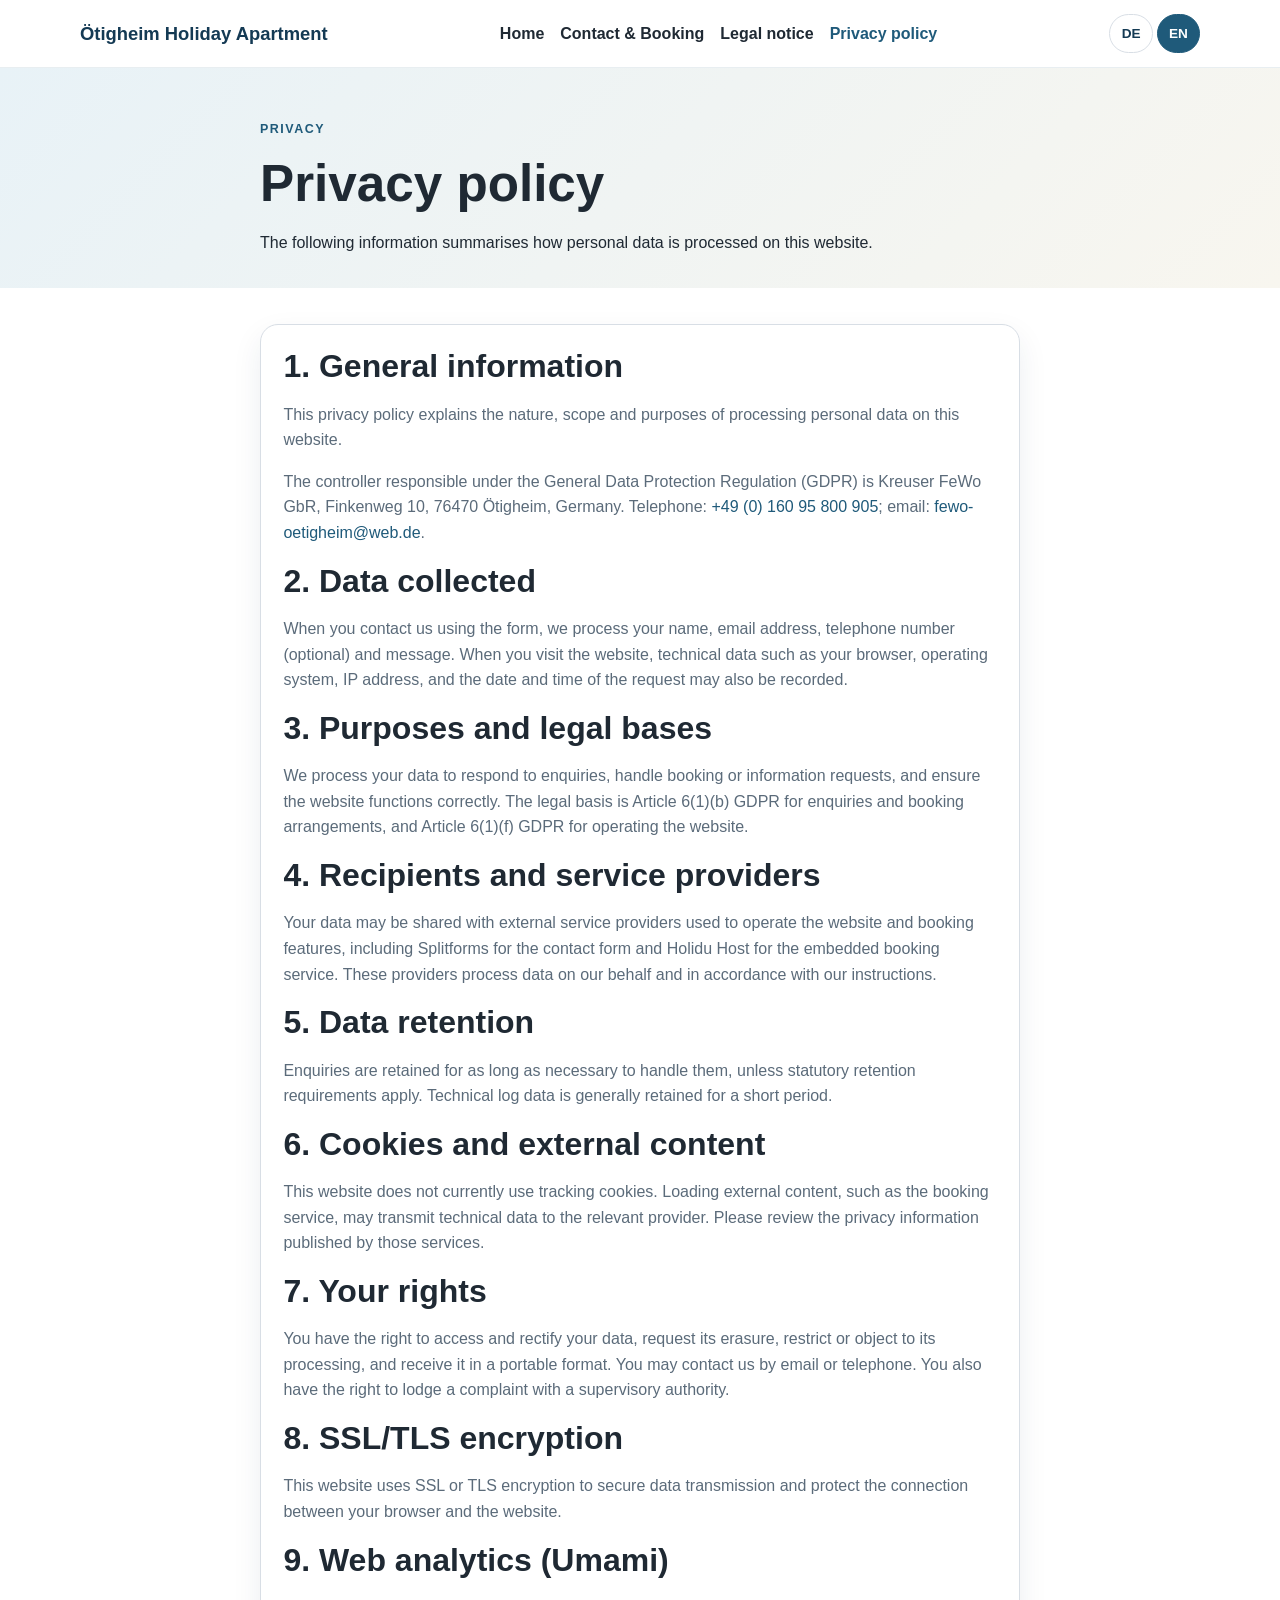
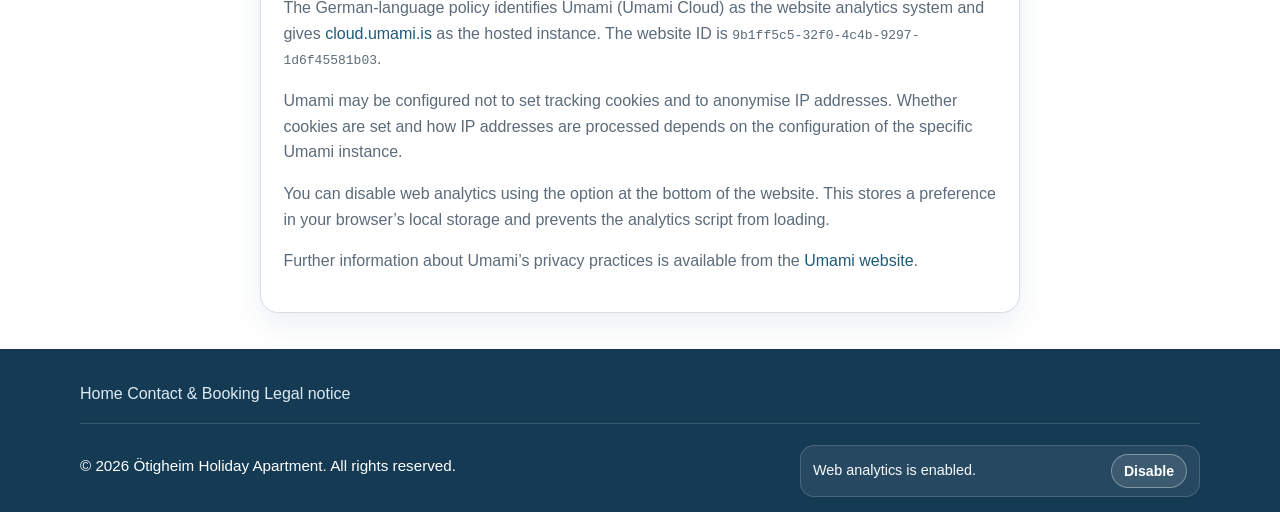
<file: en/privacy-policy.html>
<!doctype html>
<html lang="en-GB">
<head>
  <meta charset="UTF-8" />
  <meta name="viewport" content="width=device-width, initial-scale=1.0" />
  <title>Privacy Policy | Ötigheim Holiday Apartment</title>
  <meta name="description" content="Privacy information for the Ötigheim holiday apartment website, including enquiries, booking services, external content and web analytics." />
  <meta property="og:title" content="Privacy Policy | Ötigheim Holiday Apartment" />
  <meta property="og:description" content="Privacy information for the Ötigheim holiday apartment website, including enquiries, booking services, external content and web analytics." />
  <meta property="og:image" content="https://www.fewo-oetigheim.de/assets/img/Wonhzimmer_TV_Schlafcouch.jpg" />
  <meta property="og:url" content="https://www.fewo-oetigheim.de/en/privacy-policy.html" />
  <meta property="og:type" content="website" />
  <meta property="og:locale" content="en_GB" />
  <meta property="og:locale:alternate" content="de_DE" />
  <meta name="robots" content="index, follow" />
  <link rel="canonical" href="https://www.fewo-oetigheim.de/en/privacy-policy.html" />
  <link rel="alternate" hreflang="de-DE" href="https://www.fewo-oetigheim.de/datenschutz.html" />
  <link rel="alternate" hreflang="en-GB" href="https://www.fewo-oetigheim.de/en/privacy-policy.html" />
  <link rel="alternate" hreflang="x-default" href="https://www.fewo-oetigheim.de/datenschutz.html" />
  <link rel="icon" href="/favicon.svg" type="image/svg+xml" />
  <link rel="stylesheet" href="/assets/css/style.css" />
</head>
<body>
  <header class="site-header">
    <div class="container nav-wrap">
      <a class="brand" href="/en/">Ötigheim Holiday Apartment</a>
      <button class="nav-toggle" type="button" aria-label="Open menu" aria-expanded="false">☰</button>
      <nav class="site-nav" aria-label="Main navigation">
        <a href="/en/">Home</a>
        <a href="/en/contact-booking.html">Contact & Booking</a>
        <a href="/en/legal-notice.html">Legal notice</a>
        <a href="/en/privacy-policy.html" class="active" aria-current="page">Privacy policy</a>
      </nav>
      <div class="language-switch" role="group" aria-label="Language selector">
        <a class="language-toggle" lang="de" aria-label="Deutsch" href="/datenschutz.html">DE</a>
        <a class="language-toggle" lang="en" aria-label="English" aria-current="page" href="/en/privacy-policy.html">EN</a>
      </div>
    </div>
  </header>

  <main>
    <section class="hero-small">
      <div class="container narrow">
        <p class="eyebrow">Privacy</p>
        <h1>Privacy policy</h1>
        <p>The following information summarises how personal data is processed on this website.</p>
      </div>
    </section>

    <section class="section section-light">
      <div class="container narrow content-card">
        <h2>1. General information</h2>
        <p>This privacy policy explains the nature, scope and purposes of processing personal data on this website.</p>
        <p>The controller responsible under the General Data Protection Regulation (GDPR) is Kreuser FeWo GbR, Finkenweg 10, 76470 Ötigheim, Germany. Telephone: <a href="tel:+4916095800905">+49 (0) 160 95 800 905</a>; email: <a href="mailto:fewo-oetigheim@web.de">fewo-oetigheim@web.de</a>.</p>

        <h2>2. Data collected</h2>
        <p>When you contact us using the form, we process your name, email address, telephone number (optional) and message. When you visit the website, technical data such as your browser, operating system, IP address, and the date and time of the request may also be recorded.</p>

        <h2>3. Purposes and legal bases</h2>
        <p>We process your data to respond to enquiries, handle booking or information requests, and ensure the website functions correctly. The legal basis is Article 6(1)(b) GDPR for enquiries and booking arrangements, and Article 6(1)(f) GDPR for operating the website.</p>

        <h2>4. Recipients and service providers</h2>
        <p>Your data may be shared with external service providers used to operate the website and booking features, including Splitforms for the contact form and Holidu Host for the embedded booking service. These providers process data on our behalf and in accordance with our instructions.</p>

        <h2>5. Data retention</h2>
        <p>Enquiries are retained for as long as necessary to handle them, unless statutory retention requirements apply. Technical log data is generally retained for a short period.</p>

        <h2>6. Cookies and external content</h2>
        <p>This website does not currently use tracking cookies. Loading external content, such as the booking service, may transmit technical data to the relevant provider. Please review the privacy information published by those services.</p>

        <h2>7. Your rights</h2>
        <p>You have the right to access and rectify your data, request its erasure, restrict or object to its processing, and receive it in a portable format. You may contact us by email or telephone. You also have the right to lodge a complaint with a supervisory authority.</p>

        <h2>8. SSL/TLS encryption</h2>
        <p>This website uses SSL or TLS encryption to secure data transmission and protect the connection between your browser and the website.</p>

        <h2>9. Web analytics (Umami)</h2>
        <p>The German-language policy identifies Umami (Umami Cloud) as the website analytics system and gives <a href="https://cloud.umami.is" target="_blank" rel="noopener noreferrer">cloud.umami.is</a> as the hosted instance. The website ID is <code>9b1ff5c5-32f0-4c4b-9297-1d6f45581b03</code>.</p>
        <p>Umami may be configured not to set tracking cookies and to anonymise IP addresses. Whether cookies are set and how IP addresses are processed depends on the configuration of the specific Umami instance.</p>
        <p>You can disable web analytics using the option at the bottom of the website. This stores a preference in your browser’s local storage and prevents the analytics script from loading.</p>
        <p>Further information about Umami’s privacy practices is available from the <a href="https://umami.is" target="_blank" rel="noopener noreferrer">Umami website</a>.</p>
      </div>
    </section>
  </main>

  <footer class="site-footer">
    <div class="container footer-grid"><div>
      <a href="/en/">Home</a>
      <a href="/en/contact-booking.html">Contact & Booking</a>
      <a href="/en/legal-notice.html">Legal notice</a>
    </div></div>
    <div class="container footer-bottom">
      <p>© <span id="year"></span> Ötigheim Holiday Apartment. All rights reserved.</p>
      <div class="analytics-banner" aria-live="polite"><span id="analyticsStatus">Web analytics is enabled.</span><button id="analyticsToggle" class="btn btn-secondary" type="button">Disable</button></div>
    </div>
  </footer>
  <script>
  (function(){
    if (!localStorage.getItem('disable-analytics')) {
      var s = document.createElement('script');
      s.defer = true;
      s.src = 'https://eu.umami.is/script.js';
      s.setAttribute('data-website-id','9b1ff5c5-32f0-4c4b-9297-1d6f45581b03');
      document.head.appendChild(s);
    }
  })();
  </script>
  <script src="/assets/js/translations.js" defer></script>
  <script src="/assets/js/main.js" defer></script>
</body>
</html>
</file>
<file: assets/css/style.css>
:root {
  --bg: #f7f6f2;
  --surface: #ffffff;
  --primary: #1f5a7a;
  --primary-dark: #143a54;
  --accent: #d8a95f;
  --text: #1f2933;
  --muted: #5b6b7a;
  --border: #d8dee5;
  --shadow: 0 12px 30px rgba(18, 52, 78, 0.08);
  --radius: 18px;
}

* { box-sizing: border-box; }
html { scroll-behavior: smooth; }
body {
  margin: 0;
  font-family: Arial, Helvetica, sans-serif;
  color: var(--text);
  background: var(--bg);
  line-height: 1.6;
}
a { color: var(--primary); text-decoration: none; }
a:hover { text-decoration: underline; }
img { max-width: 100%; display: block; }
.container {
  width: min(1120px, calc(100% - 2rem));
  margin: 0 auto;
}
.site-header {
  position: sticky;
  top: 0;
  z-index: 20;
  background: rgba(255,255,255,0.96);
  backdrop-filter: blur(12px);
  border-bottom: 1px solid rgba(31, 90, 122, 0.1);
}
.nav-wrap {
  display: flex;
  align-items: center;
  justify-content: space-between;
  padding: 0.9rem 0;
  gap: 1rem;
}
.brand {
  font-size: 1.15rem;
  font-weight: 700;
  color: var(--primary-dark);
}
.site-nav {
  display: flex;
  gap: 1rem;
  flex-wrap: wrap;
}
.site-nav a {
  color: var(--text);
  font-weight: 600;
}
.site-nav a.active,
.site-nav a:hover { color: var(--primary); }
.nav-toggle {
  display: none;
  border: none;
  background: var(--primary);
  color: white;
  border-radius: 10px;
  padding: 0.45rem 0.8rem;
}
.language-switch {
  display: inline-flex;
  gap: 0.25rem;
}
.language-toggle {
  display: inline-flex;
  align-items: center;
  text-decoration: none;
  border: 1px solid var(--border);
  border-radius: 999px;
  background: var(--surface);
  color: var(--primary-dark);
  padding: 0.45rem 0.7rem;
  font: inherit;
  font-size: 0.85rem;
  font-weight: 700;
  cursor: pointer;
}
.language-toggle:hover { border-color: var(--primary); color: var(--primary); }
.language-toggle:hover { text-decoration: none; }
.language-toggle[aria-pressed="true"] {
  background: var(--primary);
  border-color: var(--primary);
  color: #fff;
}
.language-toggle[aria-current="page"] {
  background: var(--primary);
  border-color: var(--primary);
  color: #fff;
}
.hero {
  padding: 3.5rem 0 2.3rem;
  background: linear-gradient(135deg, #e9f3f8, #f8f4eb);
}
.hero-small {
  padding: 2.5rem 0 1rem;
  background: linear-gradient(135deg, #e8f2f7, #f8f6ef);
}
.eyebrow {
  text-transform: uppercase;
  letter-spacing: 0.12em;
  font-size: 0.78rem;
  color: var(--primary);
  font-weight: 700;
}
h1, h2, h3 { line-height: 1.2; margin: 0 0 0.8rem; }
h1 { font-size: clamp(2rem, 4vw, 3.5rem); }
h2 { font-size: clamp(1.5rem, 3vw, 2rem); }
.hero .lead,
.hero-small .lead,
.content-card p,
.card p,
.mini-card p { color: var(--muted); }
.grid-2,
.grid-3 { display: grid; gap: 1.25rem; }
.grid-2 { grid-template-columns: repeat(2, minmax(0, 1fr)); }
.grid-3 { grid-template-columns: repeat(3, minmax(0, 1fr)); }
.section { padding: 2.25rem 0; }
.section-light { background: #fff; }
.location-layout {
  align-items: stretch;
}
.location-layout > .content-card {
  display: flex;
  flex-direction: column;
  justify-content: flex-start;
  height: 100%;
}
.map-card {
  width: 100%;
  height: 100%;
  min-height: 320px;
  border-radius: 18px;
  overflow: hidden;
  border: 1px solid var(--border);
  box-shadow: var(--shadow);
  background: #e5eef3;
}
.card,
.mini-card,
.content-card {
  background: var(--surface);
  border: 1px solid var(--border);
  border-radius: var(--radius);
  box-shadow: var(--shadow);
  padding: 1.4rem;
}
.hero-visual {
  display: grid;
  gap: 1rem;
}
.hero-visual img {
  border-radius: var(--radius);
  box-shadow: var(--shadow);
  cursor: zoom-in;
  transition: transform 0.2s ease, box-shadow 0.2s ease;
}
.hero-visual img:hover {
  transform: scale(1.01);
  box-shadow: 0 16px 36px rgba(18, 52, 78, 0.16);
}
.section-heading {
  margin-bottom: 1rem;
}
.gallery-block {
  margin-top: 1rem;
}
.gallery-grid {
  display: grid;
  grid-template-columns: repeat(3, minmax(0, 1fr));
  gap: 1rem;
}
.gallery-card {
  margin: 0;
  background: #fff;
  border: 1px solid var(--border);
  border-radius: var(--radius);
  overflow: hidden;
  box-shadow: var(--shadow);
}
.gallery-card img {
  width: 100%;
  height: 220px;
  object-fit: cover;
  cursor: zoom-in;
  transition: transform 0.25s ease;
}
.gallery-card img:hover {
  transform: scale(1.02);
}
.gallery-card figcaption {
  padding: 0.8rem 1rem 1rem;
  color: var(--muted);
  font-weight: 700;
}
.lightbox-overlay {
  position: fixed;
  inset: 0;
  display: none;
  align-items: center;
  justify-content: center;
  background: rgba(0, 0, 0, 0.75);
  padding: 1.5rem;
  z-index: 1000;
}
.lightbox-overlay.open {
  display: flex;
}
.lightbox-content {
  position: relative;
  max-width: min(1120px, 100%);
  width: 100%;
  max-height: 90vh;
  overflow: hidden;
  border-radius: 20px;
  background: #111;
  box-shadow: 0 32px 80px rgba(0, 0, 0, 0.35);
}
.lightbox-content img {
  width: 100%;
  height: auto;
  display: block;
  max-height: calc(90vh - 80px);
  object-fit: contain;
  background: #111;
}
.lightbox-caption {
  margin: 0;
  padding: 1rem 1.25rem 1.5rem;
  color: #f3f4f6;
  font-size: 0.95rem;
  background: rgba(0, 0, 0, 0.3);
}
.lightbox-close {
  position: absolute;
  top: 1rem;
  right: 1rem;
  width: 2.5rem;
  height: 2.5rem;
  border: none;
  border-radius: 999px;
  background: rgba(255, 255, 255, 0.15);
  color: #fff;
  font-size: 1.5rem;
  line-height: 1;
  cursor: pointer;
}
.lightbox-close:hover {
  background: rgba(255, 255, 255, 0.3);
}
.lightbox-nav {
  position: absolute;
  top: 50%;
  transform: translateY(-50%);
  width: 3rem;
  height: 3rem;
  border: none;
  border-radius: 999px;
  background: rgba(255, 255, 255, 0.16);
  color: #fff;
  font-size: 1.3rem;
  cursor: pointer;
  display: grid;
  place-items: center;
}
.lightbox-nav:hover {
  background: rgba(255, 255, 255, 0.3);
}
.lightbox-prev {
  left: 1rem;
}
.lightbox-next {
  right: 1rem;
}
@media (max-width: 640px) {
  .lightbox-prev,
  .lightbox-next {
    width: 2.5rem;
    height: 2.5rem;
    font-size: 1.1rem;
  }
}
.btn {
  display: inline-flex;
  align-items: center;
  justify-content: center;
  border-radius: 999px;
  padding: 0.8rem 1.15rem;
  font-weight: 700;
  border: 1px solid transparent;
  cursor: pointer;
}
.btn-primary {
  background: var(--primary);
  color: white;
}
.btn-primary:hover { background: var(--primary-dark); text-decoration: none; }
.btn-secondary {
  background: rgba(255, 255, 255, 0.1);
  color: #fff;
  border: 1px solid rgba(255,255,255,0.35);
}
.btn-secondary:hover {
  background: rgba(255, 255, 255, 0.18);
}
.analytics-banner {
  margin-top: 0.5rem;
  padding: 0.5rem 0.75rem;
  background: rgba(255, 255, 255, 0.08);
  border: 1px solid rgba(255,255,255,0.16);
  border-radius: 14px;
  display: flex;
  flex-wrap: nowrap;
  align-items: center;
  gap: 0.4rem;
  font-size: 0.9rem;
  color: #f8fafc;
  flex: 1 1 auto;
  min-width: 220px;
  max-width: 400px;
}
.analytics-banner span { flex: 1 1 220px; min-width: 0; line-height: 1.2; }
.analytics-banner button {
  padding: 0.5rem 0.75rem;
  font-size: 0.88rem;
  white-space: nowrap;
}
@media (max-width: 680px) {
  .analytics-banner {
    flex-direction: row;
    align-items: center;
    justify-content: space-between;
    flex-wrap: wrap;
    width: 100%;
  }
  .analytics-banner span {
    flex: 1 1 0;
    min-width: 0;
  }
  .analytics-banner button {
    flex: 0 0 auto;
  }
}
.check-list {
  padding-left: 1.1rem;
  margin: 1rem 0 0;
}
.check-list li { margin-bottom: 0.4rem; }
.feature-list { list-style: none; padding: 0; margin: 1rem 0 0; }
.feature-list li { margin-bottom: 0.6rem; }
.feature-list li::before {
  content: "✓";
  color: var(--primary);
  font-weight: bold;
  margin-right: 0.5rem;
}
.contact-card { background: #f8fbfd; }
.contact-form { display: grid; gap: 0.75rem; }
.contact-form button { margin: 0; }
.form-field { display: grid; gap: 0.4rem; }
.form-field label { font-weight: 700; }
.consent-field { display: flex; align-items: center; }
.consent-label { display: flex; align-items: center; gap: 12px; font-weight: 400; width: 100%; }
/* Ensure checkbox sizing overrides the generic .form-field input width */
.consent-label input[type="checkbox"] { margin: 0; width: 18px; height: 18px; flex: 0 0 auto; }
/* Allow the label text to wrap so it remains visible on narrow viewports */
.consent-label span { display: block; flex: 1 1 auto; white-space: normal; overflow: visible; text-overflow: clip; }
.form-field input,
.form-field textarea {
  width: 100%;
  padding: 0.9rem 1rem;
  border-radius: 12px;
  border: 1px solid var(--border);
  font: inherit;
}
.form-field input:focus,
.form-field textarea:focus { outline: 2px solid rgba(31, 90, 122, 0.25); border-color: var(--primary); }
.form-note { color: var(--muted); font-size: 0.92rem; margin: 0; }
.form-status { min-height: 1.5rem; font-weight: 700; }
.form-status.success { color: #166534; }
.form-status.error { color: #b91c1c; }
.site-footer {
  background: var(--primary-dark);
  color: #fff;
  padding: 2rem 0 1rem;
}
.footer-grid {
  display: grid;
  grid-template-columns: 1.8fr 1fr;
  gap: 1rem;
}
.site-footer a { color: #dcecf4; }
.footer-bottom {
  display: flex;
  align-items: center;
  justify-content: space-between;
  gap: 0.75rem;
  margin-top: 1rem;
  padding-top: 0.8rem;
  border-top: 1px solid rgba(255,255,255,0.15);
}
.footer-bottom p {
  margin: 0;
  white-space: nowrap;
  font-size: 0.95rem;
}
.narrow { max-width: 760px; }
@media (max-width: 820px) {
  .grid-2,
  .grid-3,
  .footer-grid,
  .gallery-grid { grid-template-columns: 1fr; }
  .footer-bottom {
    flex-direction: column;
    align-items: stretch;
  }
  .footer-bottom p {
    width: 100%;
    white-space: normal;
  }
  .analytics-banner {
    max-width: none;
    width: 100%;
  }
}
@media (max-width: 767px) {
  .site-nav {
    position: absolute;
    top: 100%;
    right: 1rem;
    left: 1rem;
    flex-direction: column;
    align-items: flex-start;
    background: white;
    border: 1px solid var(--border);
    border-radius: 14px;
    padding: 1rem;
    box-shadow: var(--shadow);
    display: none;
  }
  .site-nav.open { display: flex; }
  .nav-toggle { display: inline-flex; }
}
</file>
